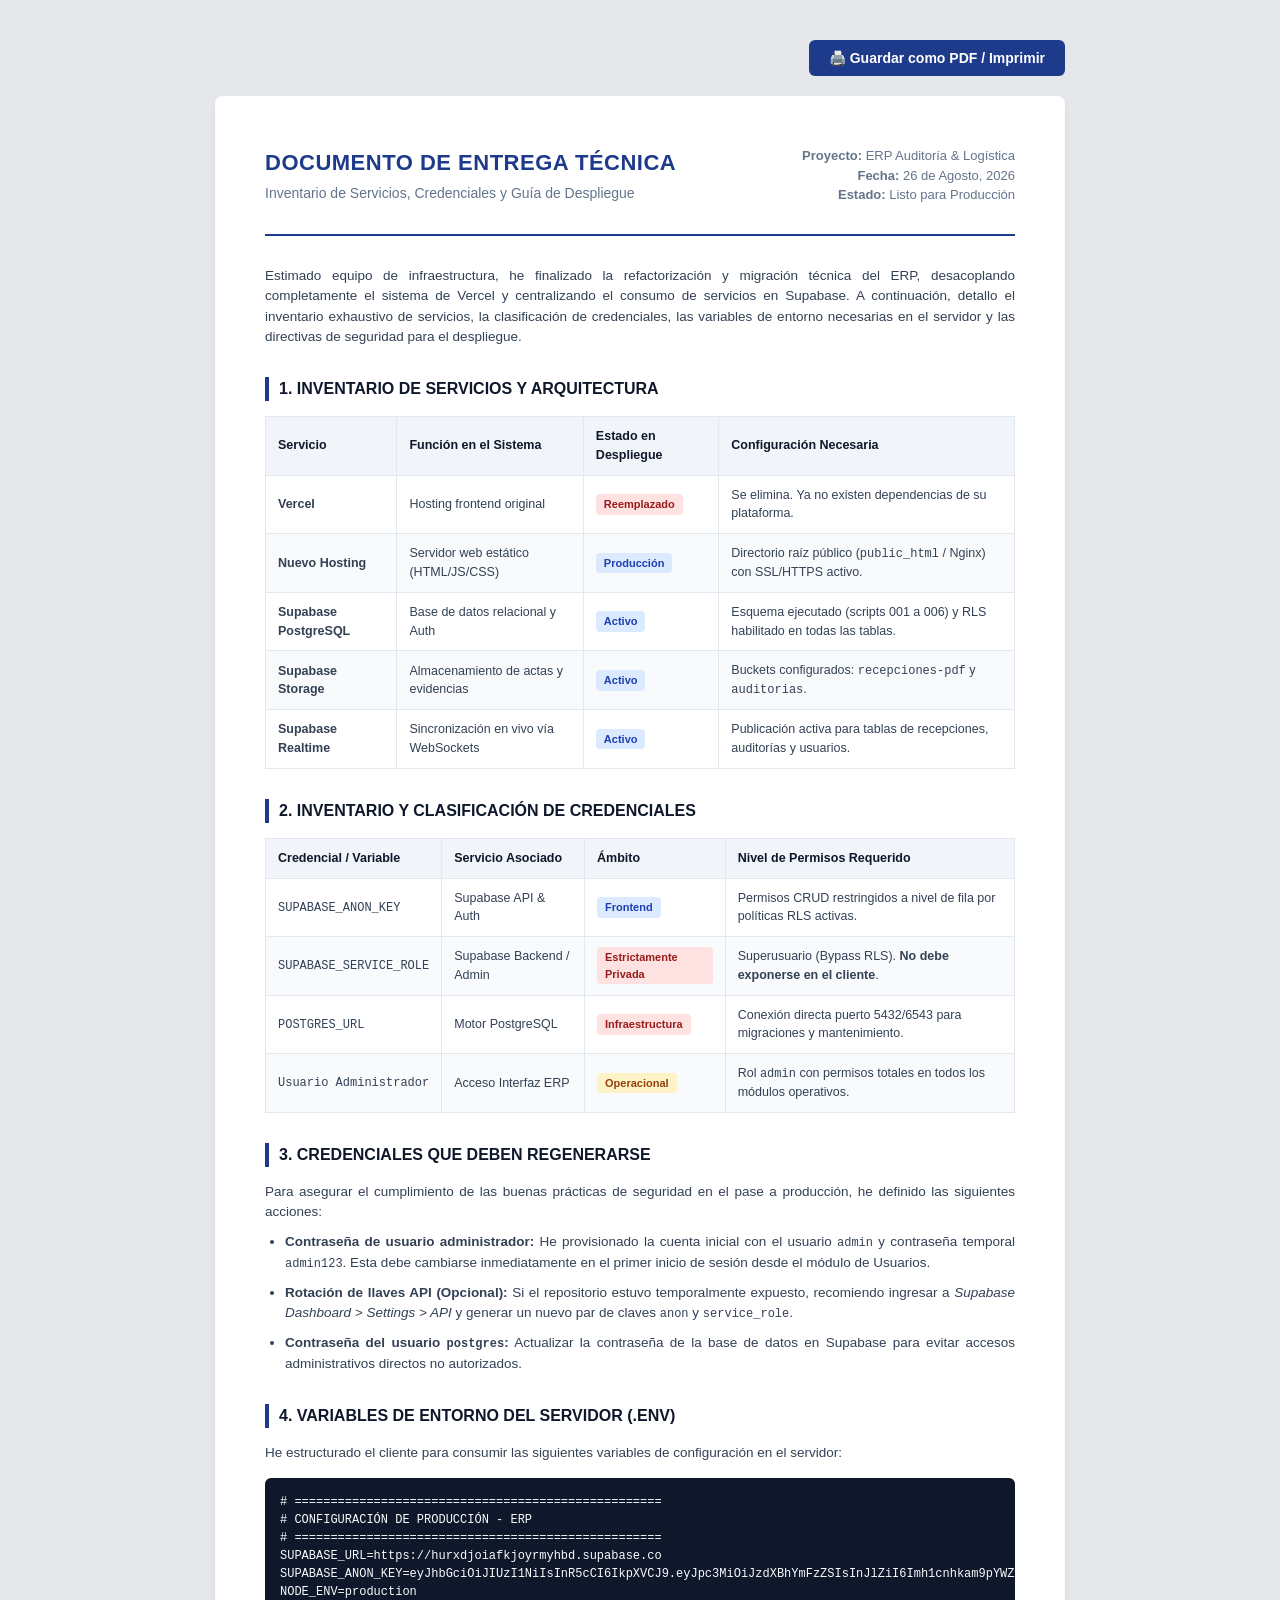
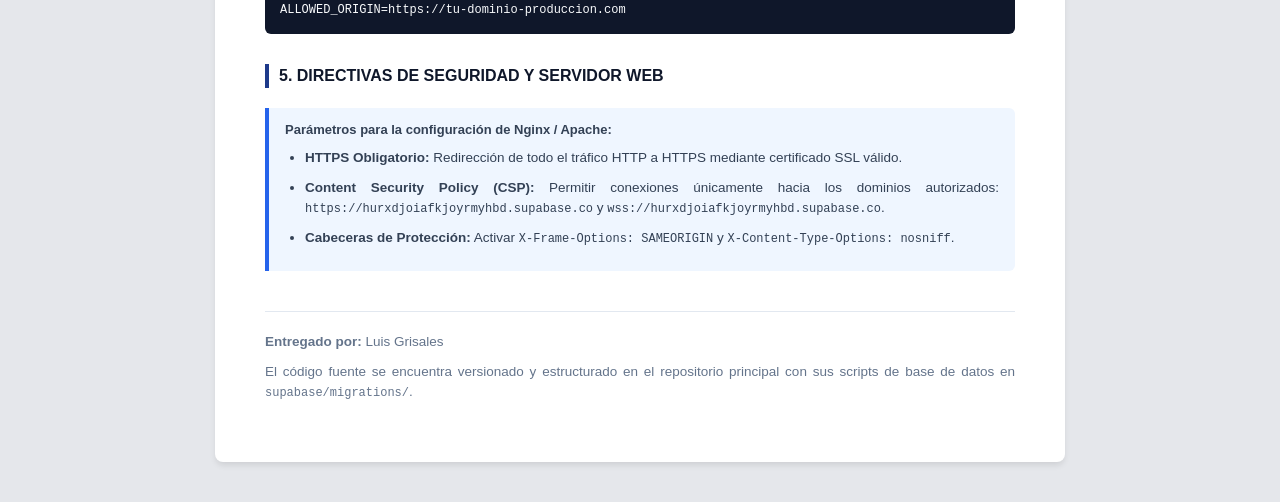
<file: docs/reporte_credenciales.html>
<!DOCTYPE html>
<html lang="es">
<head>
  <meta charset="UTF-8">
  <meta name="viewport" content="width=device-width, initial-scale=1.0">
  <title>Entrega Técnica - Inventario de Credenciales y Servicios</title>
  <style>
    :root {
      --primary: #1e3a8a;
      --secondary: #0f172a;
      --accent: #2563eb;
      --bg: #f8fafc;
      --text: #334155;
      --border: #e2e8f0;
      --danger: #dc2626;
      --success: #16a34a;
    }

    * {
      box-sizing: border-box;
      margin: 0;
      padding: 0;
      font-family: 'Segoe UI', Roboto, Helvetica, Arial, sans-serif;
    }

    body {
      background-color: #e5e7eb;
      color: var(--text);
      padding: 40px 20px;
      line-height: 1.5;
    }

    .document {
      background: #ffffff;
      max-width: 850px;
      margin: 0 auto;
      padding: 50px;
      border-radius: 8px;
      box-shadow: 0 4px 6px -1px rgba(0, 0, 0, 0.1);
    }

    .actions-bar {
      max-width: 850px;
      margin: 0 auto 20px auto;
      display: flex;
      justify-content: flex-end;
      gap: 10px;
    }

    .btn {
      background: var(--primary);
      color: #ffffff;
      border: none;
      padding: 10px 20px;
      font-size: 14px;
      font-weight: 600;
      border-radius: 6px;
      cursor: pointer;
      display: inline-flex;
      align-items: center;
      gap: 8px;
    }

    .btn:hover {
      background: var(--accent);
    }

    header {
      border-bottom: 2px solid var(--primary);
      padding-bottom: 20px;
      margin-bottom: 30px;
      display: flex;
      justify-content: space-between;
      align-items: flex-start;
    }

    .header-title h1 {
      color: var(--primary);
      font-size: 22px;
      text-transform: uppercase;
      letter-spacing: 0.5px;
    }

    .header-title p {
      color: #64748b;
      font-size: 14px;
      margin-top: 4px;
    }

    .header-meta {
      text-align: right;
      font-size: 13px;
      color: #64748b;
    }

    h2 {
      color: var(--secondary);
      font-size: 16px;
      border-left: 4px solid var(--primary);
      padding-left: 10px;
      margin: 30px 0 15px 0;
      text-transform: uppercase;
    }

    p, li {
      font-size: 13.5px;
      margin-bottom: 10px;
      text-align: justify;
    }

    ul {
      padding-left: 20px;
      margin-bottom: 15px;
    }

    table {
      width: 100%;
      border-collapse: collapse;
      margin: 15px 0 25px 0;
      font-size: 12.5px;
    }

    th, td {
      border: 1px solid var(--border);
      padding: 10px 12px;
      text-align: left;
    }

    th {
      background-color: #f1f5f9;
      color: var(--secondary);
      font-weight: 600;
    }

    tr:nth-child(even) {
      background-color: #f8fafc;
    }

    .badge {
      display: inline-block;
      padding: 2px 8px;
      border-radius: 4px;
      font-size: 11px;
      font-weight: 600;
    }

    .badge-public { background: #dbeafe; color: #1e40af; }
    .badge-private { background: #fee2e2; color: #991b1b; }
    .badge-internal { background: #fef3c7; color: #92400e; }

    code, pre {
      font-family: 'Consolas', 'Courier New', monospace;
      font-size: 12px;
    }

    pre {
      background: #0f172a;
      color: #f8fafc;
      padding: 15px;
      border-radius: 6px;
      overflow-x: auto;
      margin: 15px 0;
    }

    .note-box {
      background: #eff6ff;
      border-left: 4px solid var(--accent);
      padding: 12px 16px;
      margin: 20px 0;
      font-size: 13px;
      border-radius: 0 6px 6px 0;
    }

    .footer-sign {
      margin-top: 40px;
      padding-top: 20px;
      border-top: 1px solid var(--border);
      font-size: 13px;
      color: #64748b;
    }

    @media print {
      body {
        background: transparent;
        padding: 0;
      }
      .actions-bar {
        display: none;
      }
      .document {
        padding: 0;
        box-shadow: none;
        max-width: 100%;
      }
      h2 {
        page-break-after: avoid;
      }
      table, pre {
        page-break-inside: avoid;
      }
    }
  </style>
</head>
<body>

  <div class="actions-bar">
    <button class="btn" onclick="window.print()">🖨️ Guardar como PDF / Imprimir</button>
  </div>

  <div class="document">
    <header>
      <div class="header-title">
        <h1>Documento de Entrega Técnica</h1>
        <p>Inventario de Servicios, Credenciales y Guía de Despliegue</p>
      </div>
      <div class="header-meta">
        <strong>Proyecto:</strong> ERP Auditoría & Logística<br>
        <strong>Fecha:</strong> 26 de Agosto, 2026<br>
        <strong>Estado:</strong> Listo para Producción
      </div>
    </header>

    <p>
      Estimado equipo de infraestructura, he finalizado la refactorización y migración técnica del ERP, desacoplando completamente el sistema de Vercel y centralizando el consumo de servicios en Supabase. A continuación, detallo el inventario exhaustivo de servicios, la clasificación de credenciales, las variables de entorno necesarias en el servidor y las directivas de seguridad para el despliegue.
    </p>

    <h2>1. Inventario de Servicios y Arquitectura</h2>
    <table>
      <thead>
        <tr>
          <th>Servicio</th>
          <th>Función en el Sistema</th>
          <th>Estado en Despliegue</th>
          <th>Configuración Necesaria</th>
        </tr>
      </thead>
      <tbody>
        <tr>
          <td><strong>Vercel</strong></td>
          <td>Hosting frontend original</td>
          <td><span class="badge badge-private">Reemplazado</span></td>
          <td>Se elimina. Ya no existen dependencias de su plataforma.</td>
        </tr>
        <tr>
          <td><strong>Nuevo Hosting</strong></td>
          <td>Servidor web estático (HTML/JS/CSS)</td>
          <td><span class="badge badge-public">Producción</span></td>
          <td>Directorio raíz público (<code>public_html</code> / Nginx) con SSL/HTTPS activo.</td>
        </tr>
        <tr>
          <td><strong>Supabase PostgreSQL</strong></td>
          <td>Base de datos relacional y Auth</td>
          <td><span class="badge badge-public">Activo</span></td>
          <td>Esquema ejecutado (scripts 001 a 006) y RLS habilitado en todas las tablas.</td>
        </tr>
        <tr>
          <td><strong>Supabase Storage</strong></td>
          <td>Almacenamiento de actas y evidencias</td>
          <td><span class="badge badge-public">Activo</span></td>
          <td>Buckets configurados: <code>recepciones-pdf</code> y <code>auditorias</code>.</td>
        </tr>
        <tr>
          <td><strong>Supabase Realtime</strong></td>
          <td>Sincronización en vivo vía WebSockets</td>
          <td><span class="badge badge-public">Activo</span></td>
          <td>Publicación activa para tablas de recepciones, auditorías y usuarios.</td>
        </tr>
      </tbody>
    </table>

    <h2>2. Inventario y Clasificación de Credenciales</h2>
    <table>
      <thead>
        <tr>
          <th>Credencial / Variable</th>
          <th>Servicio Asociado</th>
          <th>Ámbito</th>
          <th>Nivel de Permisos Requerido</th>
        </tr>
      </thead>
      <tbody>
        <tr>
          <td><code>SUPABASE_ANON_KEY</code></td>
          <td>Supabase API & Auth</td>
          <td><span class="badge badge-public">Frontend</span></td>
          <td>Permisos CRUD restringidos a nivel de fila por políticas RLS activas.</td>
        </tr>
        <tr>
          <td><code>SUPABASE_SERVICE_ROLE</code></td>
          <td>Supabase Backend / Admin</td>
          <td><span class="badge badge-private">Estrictamente Privada</span></td>
          <td>Superusuario (Bypass RLS). <strong>No debe exponerse en el cliente</strong>.</td>
        </tr>
        <tr>
          <td><code>POSTGRES_URL</code></td>
          <td>Motor PostgreSQL</td>
          <td><span class="badge badge-private">Infraestructura</span></td>
          <td>Conexión directa puerto 5432/6543 para migraciones y mantenimiento.</td>
        </tr>
        <tr>
          <td><code>Usuario Administrador</code></td>
          <td>Acceso Interfaz ERP</td>
          <td><span class="badge badge-internal">Operacional</span></td>
          <td>Rol <code>admin</code> con permisos totales en todos los módulos operativos.</td>
        </tr>
      </tbody>
    </table>

    <h2>3. Credenciales que Deben Regenerarse</h2>
    <p>Para asegurar el cumplimiento de las buenas prácticas de seguridad en el pase a producción, he definido las siguientes acciones:</p>
    <ul>
      <li><strong>Contraseña de usuario administrador:</strong> He provisionado la cuenta inicial con el usuario <code>admin</code> y contraseña temporal <code>admin123</code>. Esta debe cambiarse inmediatamente en el primer inicio de sesión desde el módulo de Usuarios.</li>
      <li><strong>Rotación de llaves API (Opcional):</strong> Si el repositorio estuvo temporalmente expuesto, recomiendo ingresar a <em>Supabase Dashboard > Settings > API</em> y generar un nuevo par de claves <code>anon</code> y <code>service_role</code>.</li>
      <li><strong>Contraseña del usuario <code>postgres</code>:</strong> Actualizar la contraseña de la base de datos en Supabase para evitar accesos administrativos directos no autorizados.</li>
    </ul>

    <h2>4. Variables de Entorno del Servidor (.env)</h2>
    <p>He estructurado el cliente para consumir las siguientes variables de configuración en el servidor:</p>
    <pre><code># ===================================================
# CONFIGURACIÓN DE PRODUCCIÓN - ERP
# ===================================================
SUPABASE_URL=https://hurxdjoiafkjoyrmyhbd.supabase.co
SUPABASE_ANON_KEY=eyJhbGciOiJIUzI1NiIsInR5cCI6IkpXVCJ9.eyJpc3MiOiJzdXBhYmFzZSIsInJlZiI6Imh1cnhkam9pYWZram95cm15aGJkIiwicm9sZSI6ImFub24iLCJpYXQiOjE3Nzk3MzgxMTMsImV4cCI6MjA5NTMxNDExM30.Z6fRiWft3eSEVNZbWflmcvVcHAJTAEA37tPdp4LRnTg
NODE_ENV=production
ALLOWED_ORIGIN=https://tu-dominio-produccion.com</code></pre>

    <h2>5. Directivas de Seguridad y Servidor Web</h2>
    <div class="note-box">
      <strong>Parámetros para la configuración de Nginx / Apache:</strong>
      <ul style="margin-top: 8px; margin-bottom: 0;">
        <li><strong>HTTPS Obligatorio:</strong> Redirección de todo el tráfico HTTP a HTTPS mediante certificado SSL válido.</li>
        <li><strong>Content Security Policy (CSP):</strong> Permitir conexiones únicamente hacia los dominios autorizados: <code>https://hurxdjoiafkjoyrmyhbd.supabase.co</code> y <code>wss://hurxdjoiafkjoyrmyhbd.supabase.co</code>.</li>
        <li><strong>Cabeceras de Protección:</strong> Activar <code>X-Frame-Options: SAMEORIGIN</code> y <code>X-Content-Type-Options: nosniff</code>.</li>
      </ul>
    </div>

    <div class="footer-sign">
      <p><strong>Entregado por:</strong> Luis Grisales</p>
      <p>El código fuente se encuentra versionado y estructurado en el repositorio principal con sus scripts de base de datos en <code>supabase/migrations/</code>.</p>
    </div>
  </div>

</body>
</html>
</file>
